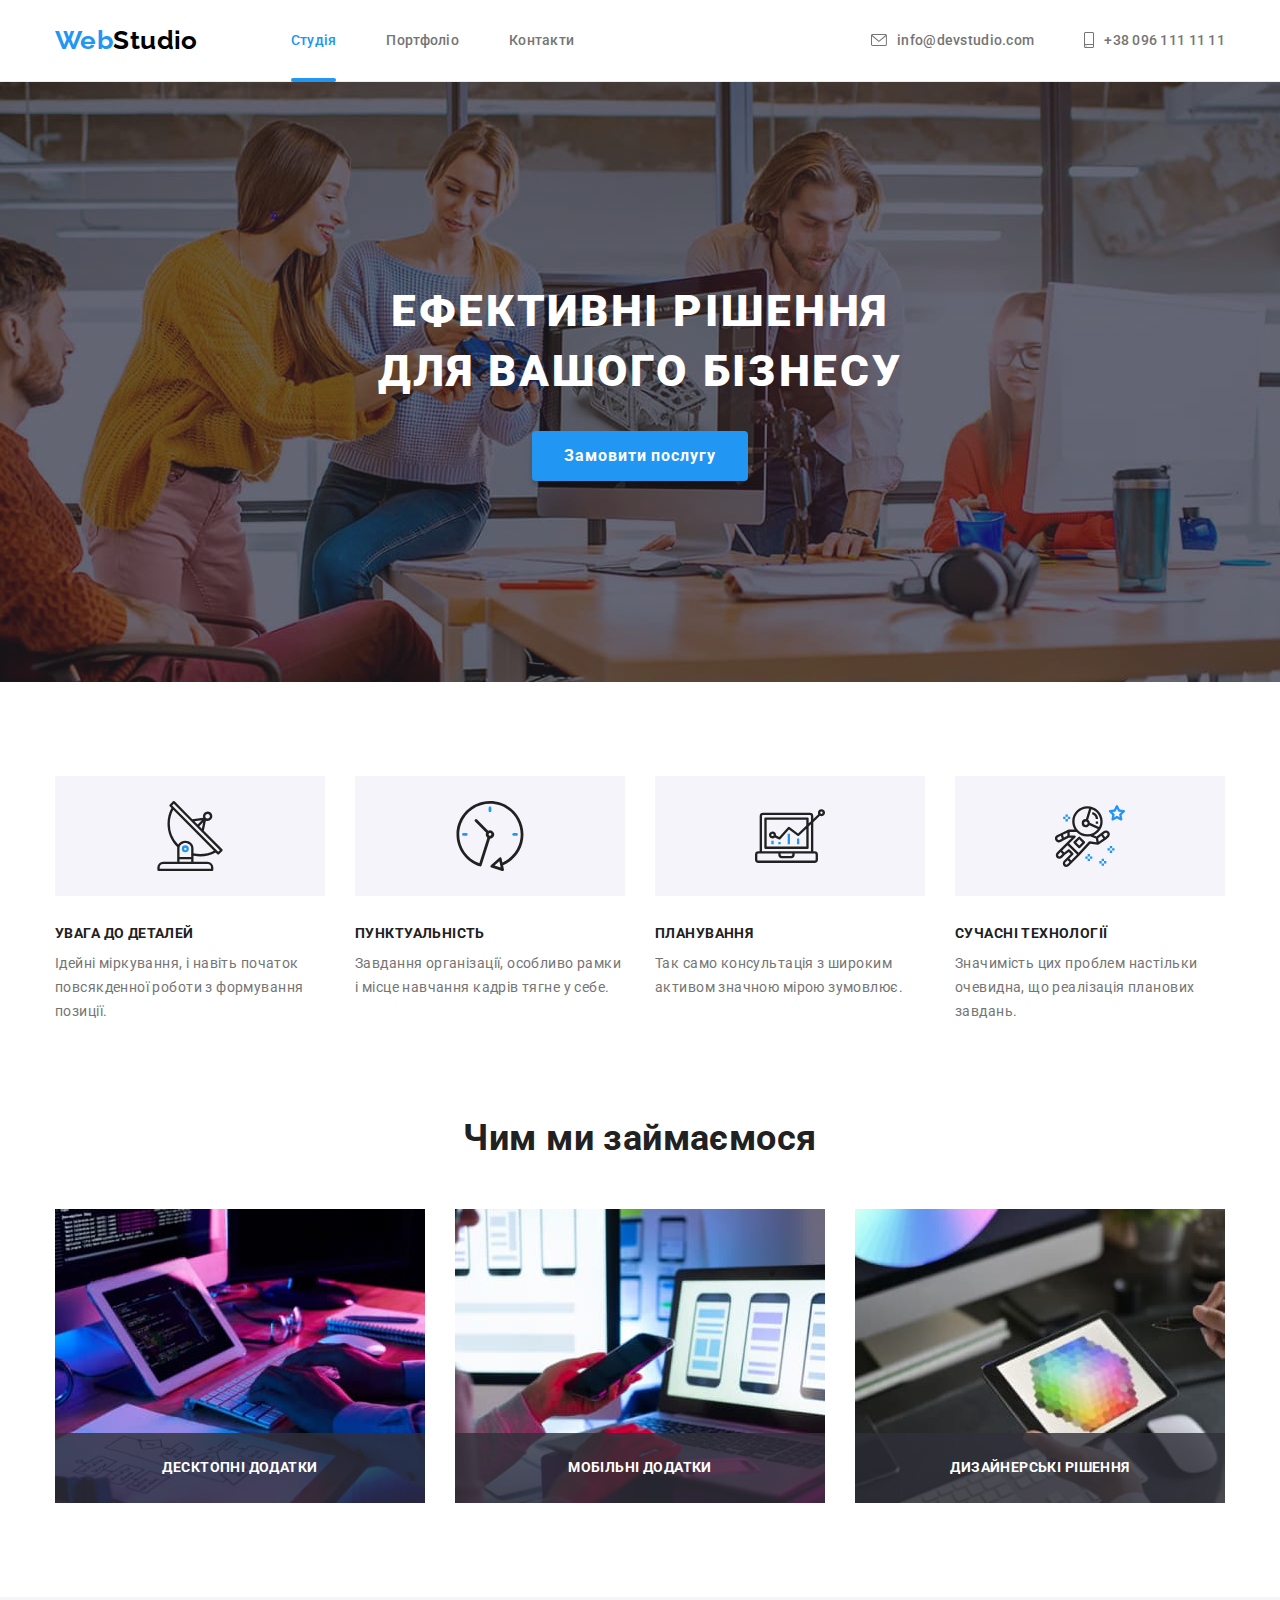
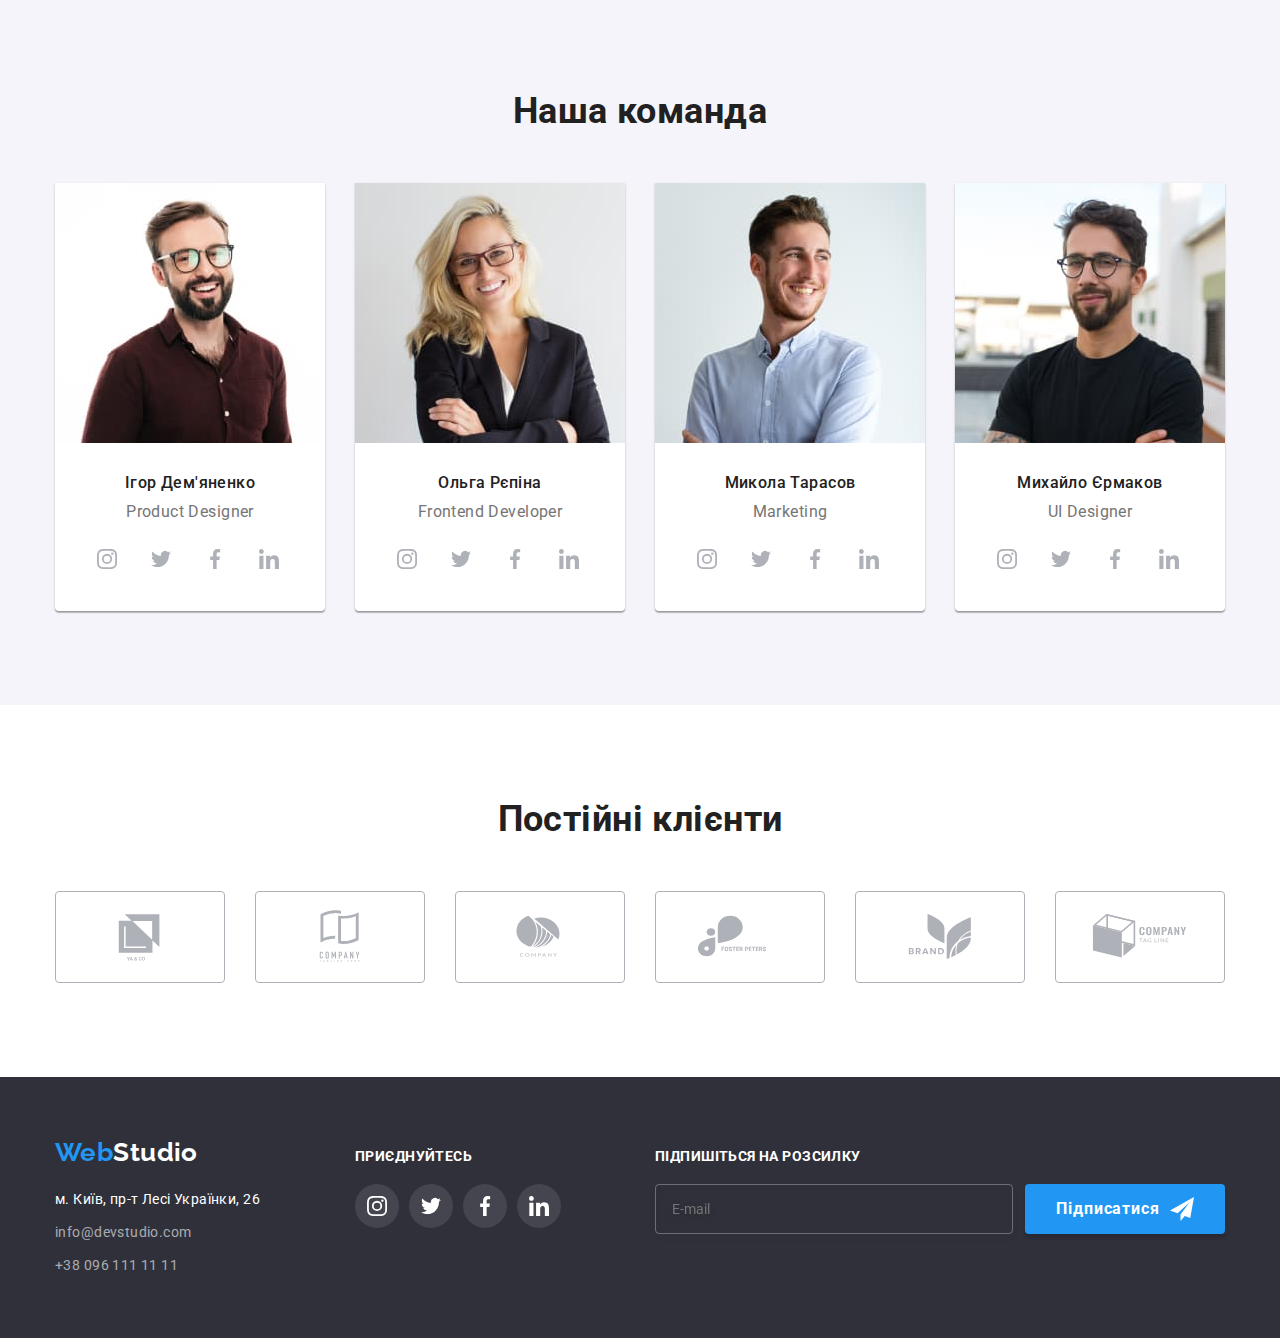
<file: index.html>
<!DOCTYPE html>
<html lang="uk">
  <head>
    <meta charset="UTF-8" >
    <meta http-equiv="X-UA-Compatible" content="IE=edge" >
    <meta name="viewport" content="width=device-width, initial-scale=1.0" >
    <link
      href="https://fonts.googleapis.com/css2?family=Raleway:wght@700&family=Roboto:wght@400;500;700;900&display=swap"
      rel="stylesheet"
    >
    <title>Document</title>
    <link
      rel="stylesheet"
      href="https://cdnjs.cloudflare.com/ajax/libs/modern-normalize/1.1.0/modern-normalize.min.css"
    >
    <link rel="stylesheet" href="./style/style.css" >
  </head>

  <body>
    <header class="head">
      <div class="head-nav container">
        <nav class="navigation">
          <a href="" class="logo"
            ><span class="logo-first">Web</span
            ><span class="logo-second">Studio</span></a>
          <ul class="nav-list">
            <li class="list">
              <a class="nav-link link current" href="./studio.html">Студія</a>
            </li>
            <li class="list">
              <a class="nav-link link" href="./portfolio.html">Портфоліо</a>
            </li>
            <li class="list"><a class="nav-link link" href="">Контакти</a></li>
          </ul>
        </nav>
        <ul class="nav-contacts">
          <li class="list">
            <a class="link icon-link" href="mailto:info@devstudio.com">
              <svg class="icon" width="16" height="12">
                <use href="./image/symbol-defs.svg#icon-envelope"></use>
              </svg>

              <span>info@devstudio.com</span></a>
          </li>

          <li class="list">
            <a class="link icon-link" href="tel:380961111111">
              <svg class="icon icon-smartphone" width="10" height="16">
                <use href="./image/symbol-defs.svg#icon-smartphone"></use>
              </svg>
              <span>+38 096 111 11 11</span></a>
          </li>
        </ul>
      </div>
    </header>

    <main>
      <section class="hero">
        <h1 class="hero-title">Ефективні рішення для вашого бізнесу</h1>
        <button class="button" type="button" data-modal-open>Замовити послугу</button>
      </section>

      <section class="features section">
        <div class="container">
          <h2 class="visually-hidden">Наші особливості</h2>

          <ul class="features-list">
            <li class="features-group">
              <div class="icon-wrapper">
              <svg class="icon-features">
                <use href="./image/symbol-defs.svg#icon-antenna"></use>
              </svg></div>
              <h3 class="title">УВАГА ДО ДЕТАЛЕЙ</h3>
              <p class="text">
                Ідейні міркування, і навіть початок повсякденної роботи з
                формування позиції.
              </p>
            </li>

            <li class="features-group">
              <div class="icon-wrapper">
              <svg class="icon-features">
                <use href="./image/symbol-defs.svg#icon-clock"></use>
              </svg></div>
              <h3 class="title">ПУНКТУАЛЬНІСТЬ</h3>
              <p class="text">
                Завдання організації, особливо рамки і місце навчання кадрів
                тягне у себе.
              </p>
            </li>

            <li class="features-group">
              <div class="icon-wrapper">
              <svg class="icon-features">
                <use href="./image/symbol-defs.svg#icon-diagram"></use>
              </svg></div>
              <h3 class="title">ПЛАНУВАННЯ</h3>
              <p class="text">
                Так само консультація з широким активом значною мірою зумовлює.
              </p>
            </li>

            <li class="features-group">
              <div class="icon-wrapper">
              <svg class="icon-features">
                <use href="./image/symbol-defs.svg#icon-astronaut"></use>
              </svg></div>
              <h3 class="title">СУЧАСНІ ТЕХНОЛОГІЇ</h3>
              <p class="text">
                Значимість цих проблем настільки очевидна, що реалізація
                планових завдань.
              </p>
            </li>
          </ul>
        </div>
      </section>

      <section class="about section">
        <div class="container">
          <h2 class="title">Чим ми займаємося</h2>
          <ul class="about-list">
            <li class="about-group">
              <img class="img"
                src="./image/box-1.jpg"
                alt="Програміст друкує код"
                width="370">
                <div class="label-wrapper">
              <p class="about-label">Десктопні додатки</p></div>
            </li>
            <li class="about-group">
              <img
                src="./image/box-2.jpg"
                alt="Дизайнер розробляє інтерфейс"
                width="370">
                <div class="label-wrapper">
                <p class="about-label">Мобільні додатки</p></div>
            </li>
            <li class="about-group">
              <img
                src="./image/box-3.jpg"
                alt="Дизайнер підберає палітру"
                width="370">
                <div class="label-wrapper">
                <p class="about-label">Дизайнерські рішення</p></div>
            </li>
          </ul>
        </div>
      </section>

      <section class="team section">
        <div class="container">
          <h2 class="title">Наша команда</h2>

          <ul class="team-list">
            <li class="team-member">
              <img src="./image/img-1.jpg" alt="Ігор Дем'яненко" width="270">
              <div class="team-content">
                <h3 class="name">Ігор Дем'яненко</h3>
                <p class="position">Product Designer</p>
                <ul class="icons-group">
                  <li>
                    <a class="social" href="" target="_blank" rel="nofollow noopener noreferrer" aria-label="instagram">
                      <svg class="social-icon" width="20" height="20">
                        <use href="./image/symbol-defs.svg#icon-instagram"></use>
                      </svg>
                    </a></li>
                    <li>
                    <a class="social" href="" target="_blank" rel="nofollow noopener noreferrer" aria-label="twitter">
                      <svg class="social-icon" width="20" height="20">
                        <use href="./image/symbol-defs.svg#icon-twitter"></use>
                      </svg>
                    </a></li>
                    <li>
                    <a class="social" href="" target="_blank" rel="nofollow noopener noreferrer" aria-label="facebook">
                      <svg class="social-icon" width="20" height="20">
                        <use href="./image/symbol-defs.svg#icon-facebook"></use>
                      </svg>
                    </a></li>
                    <li>
                    <a class="social" href="" target="_blank" rel="nofollow noopener noreferrer" aria-label="linkedin">
                      <svg class="social-icon" width="20" height="20">
                        <use href="./image/symbol-defs.svg#icon-linkedin"></use>
                      </svg>
                    </a></li>
                </ul>
              </div>
              
            </li>

            <li class="team-member">
              <img src="./image/img-2.jpg" alt="Ольга Рєпіна" width="270">
              <div class="team-content">
                <h3 class="name">Ольга Рєпіна</h3>
                <p class="position">Frontend Developer</p>
                <ul class="icons-group">
                  <li>
                    <a class="social" href="" target="_blank" rel="nofollow noopener noreferrer" aria-label="instagram">
                      <svg class="social-icon" width="20" height="20">
                        <use href="./image/symbol-defs.svg#icon-instagram"></use>
                      </svg>
                    </a></li>
                    <li>
                    <a class="social" href="" target="_blank" rel="nofollow noopener noreferrer" aria-label="twitter">
                      <svg class="social-icon" width="20" height="20">
                        <use href="./image/symbol-defs.svg#icon-twitter"></use>
                      </svg>
                    </a></li>
                    <li>
                    <a class="social" href="" target="_blank" rel="nofollow noopener noreferrer" aria-label="facebook">
                      <svg class="social-icon" width="20" height="20">
                        <use href="./image/symbol-defs.svg#icon-facebook"></use>
                      </svg>
                    </a></li>
                    <li>
                    <a class="social" href="" target="_blank" rel="nofollow noopener noreferrer" aria-label="linkedin">
                      <svg class="social-icon" width="20" height="20">
                        <use href="./image/symbol-defs.svg#icon-linkedin"></use>
                      </svg>
                    </a></li>
                </ul>
              </div>
              
            </li>

            <li class="team-member">
              <img src="./image/img-3.jpg" alt="Микола Тарасов" width="270">
              <div class="team-content">
                <h3 class="name">Микола Тарасов</h3>
                <p class="position">Marketing</p>
                <ul class="icons-group">
                  <li>
                    <a class="social" href="" target="_blank" rel="nofollow noopener noreferrer" aria-label="instagram">
                      <svg class="social-icon" width="20" height="20">
                        <use href="./image/symbol-defs.svg#icon-instagram"></use>
                      </svg>
                    </a></li>
                    <li>
                    <a class="social" href="" target="_blank" rel="nofollow noopener noreferrer" aria-label="twitter">
                      <svg class="social-icon" width="20" height="20">
                        <use href="./image/symbol-defs.svg#icon-twitter"></use>
                      </svg>
                    </a></li>
                    <li>
                    <a class="social" href="" target="_blank" rel="nofollow noopener noreferrer" aria-label="facebook">
                      <svg class="social-icon" width="20" height="20">
                        <use href="./image/symbol-defs.svg#icon-facebook"></use>
                      </svg>
                    </a></li>
                    <li>
                    <a class="social" href="" target="_blank" rel="nofollow noopener noreferrer" aria-label="linkedin">
                      <svg class="social-icon" width="20" height="20">
                        <use href="./image/symbol-defs.svg#icon-linkedin"></use>
                      </svg>
                    </a></li>
                </ul>
              </div>
              
            </li>

            <li class="team-member">
              <img src="./image/img-4.jpg" alt="Михайло Єрмаков" width="270">
              <div class="team-content">
                <h3 class="name">Михайло Єрмаков</h3>
                <p class="position">UI Designer</p>
                <ul class="icons-group">
                  <li>
                    <a class="social" href="" target="_blank" rel="nofollow noopener noreferrer" aria-label="instagram">
                      <svg class="social-icon" width="20" height="20">
                        <use href="./image/symbol-defs.svg#icon-instagram"></use>
                      </svg>
                    </a></li>
                    <li>
                    <a class="social" href="" target="_blank" rel="nofollow noopener noreferrer" aria-label="twitter">
                      <svg class="social-icon" width="20" height="20">
                        <use href="./image/symbol-defs.svg#icon-twitter"></use>
                      </svg>
                    </a></li>
                    <li>
                    <a class="social" href="" target="_blank" rel="nofollow noopener noreferrer" aria-label="facebook">
                      <svg class="social-icon" width="20" height="20">
                        <use href="./image/symbol-defs.svg#icon-facebook"></use>
                      </svg>
                    </a></li>
                    <li>
                    <a class="social" href="" target="_blank" rel="nofollow noopener noreferrer" aria-label="linkedin">
                      <svg class="social-icon" width="20" height="20">
                        <use href="./image/symbol-defs.svg#icon-linkedin"></use>
                      </svg>
                    </a></li>  
                </ul>
              </div>
              
            </li>
          </ul>
        </div>
      </section>

      <section class="clients section">
        <h2 class="title">Постійні клієнти</h2>
        <div class="container">
          <ul class="logo-list">
            <li class="logo-wrapper">
              <a class="client-wrapper" href="">
                <svg class="client" width="106" height="60">
                  <use href="./image/symbol-defs.svg#icon-Logo1"></use>
                </svg>
              </a>
            </li>
            <li class="logo-wrapper">
              <a class="client-wrapper" href="">
                <svg class="client" width="106" height="60">
                  <use href="./image/symbol-defs.svg#icon-Logo2"></use>
                </svg>
              </a>
            </li>
            <li class="logo-wrapper">
              <a class="client-wrapper" href="">
                <svg class="client" width="106" height="60">
                  <use href="./image/symbol-defs.svg#icon-Logo3"></use>
                </svg>
              </a>
            </li>
            <li class="logo-wrapper">
              <a class="client-wrapper" href="">
                <svg class="client" width="106" height="60">
                  <use href="./image/symbol-defs.svg#icon-Logo4"></use>
                </svg>
              </a>
            </li>
            <li class="logo-wrapper">
              <a class="client-wrapper" href="">
                <svg class="client" width="106" height="60">
                  <use href="./image/symbol-defs.svg#icon-Logo5"></use>
                </svg>
              </a>
            </li>
            <li class="logo-wrapper">
              <a class="client-wrapper" href="">
                <svg class="client" width="106" height="60">
                  <use href="./image/symbol-defs.svg#icon-Logo6"></use>
                </svg>
              </a>
            </li>
          </ul>
        </div>
      </section>
    </main>

    <footer class="footer">
      <div class="container footer-items">
        <div class="footer-width">
          <a href="" class="logo logo-footer"
            ><span class="logo-first">Web</span
            ><span class="logo-second">Studio</span></a>

          <address class="address">
            <ul class="list-address">
              <li class="item-address">
                <a
                  class="link address"
                  href="https://goo.gl/maps/Pagps6kGKoPbUCYeA"
                  >м. Київ, пр-т Лесі Українки, 26</a>
              </li>
              <li class="item-contact">
                <a class="link" href="mailto:info@devstudio.com"
                  >info@devstudio.com</a>
              </li>
              <li class="item-contact">
                <a class="link" href="tel:380961111111">+38 096 111 11 11</a>
              </li>
            </ul>
          </address>
        </div>

        <div class="footer-width">
          <p class="title-footer">приєднуйтесь</p>
          <ul class="footer-icons-group">
            <li><a class="social" href="">
              <svg class="social-icon" width="20" height="20">
                <use href="./image/symbol-defs.svg#icon-instagram"></use>
              </svg>
            </a></li>
            <li><a class="social" href="">
              <svg class="social-icon" width="20" height="20">
                <use href="./image/symbol-defs.svg#icon-twitter"></use>
              </svg>
            </a></li>
            <li><a class="social" href="">
              <svg class="social-icon" width="20" height="20">
                <use href="./image/symbol-defs.svg#icon-facebook"></use>
              </svg>
            </a></li>
            <li><a class="social" href="">
              <svg class="social-icon" width="20" height="20">
                <use href="./image/symbol-defs.svg#icon-linkedin"></use>
              </svg>
            </a></li>
          </ul>   
        </div>

        <div>
        <p class="title-footer">Підпишіться на розсилку</p>

        <form class="footer-form">
          <input type="email" name="subscription" id="subscription" placeholder="E-mail" class="footer-input">
          
          <button type="submit" class="btn-footer"><span> Підписатися </span>
            <svg class="btn-footer-icon" width="24" height="24">
              <use href="./image/symbol-defs.svg#icon-icon-send"></use>
            </svg>
          </button>
        </form></div>

       
        </div>
      </div>
    </footer>

    <!-- Modal-->

    <div class="backdrop is-hidden" data-modal>
      <div class="modal">
        <button class="close-btn" type="button" data-modal-close>
          <svg class="icon-close" width="18" height="18">
            <use href="./image/symbol-defs.svg#icon-close"></use>
          </svg></button>

          <div class="modal-group">
            <p class="modal-title">Залиште свої дані, ми вам передзвонимо</p>

            <form name="feedback" autocomplete="on">

              <div class="form">
              <label for="user-name" class="form-label">Ім'я</label>
              <input type="text" name="user-name" id="user-name" class="form-input" placeholder=" ">
              <svg class="form-icon" width="18" height="18">
                <use href="./image/symbol-defs.svg#icon-person-black-18dp"></use>
              </svg></div>

              <div class="form">
                <label for="user-phone" class="form-label">Телефон</label>
                <input type="tel" name="user-phone
              " id="user-phone" class="form-input">
                <svg class="form-icon" width="18" height="18">
                  <use href="./image/symbol-defs.svg#icon-phone-black-18dp"></use>
                </svg>
              </div>

              <div class="form">
                <label for="user-mail" class="form-label">Пошта</label>
                <input type="email" name="user-mail
              " id="user-mail" class="form-input">
                <svg class="form-icon" width="18" height="18">
                  <use href="./image/symbol-defs.svg#icon-email-black-18dp"></use>
                </svg>
              </div>

              <div class="form">
                <label for="textarea" class="form-label">Коментар</label>
                <textarea class="form-comment" name="user-text" id="textarea" rows="6" placeholder="Введіть текст" ></textarea>
              </div>

              
                
                <label class="form-checkbox"> 
                <input class="form-check" type="checkbox" name="feedback" value="" />
                <svg class="check-icon" width="16" height="16">
                  <use class="check" href="./image/symbol-defs.svg#icon-icon-check"></use>
                  <use class="unchek" href="./image/symbol-defs.svg#icon-icon-uncheck"></use>
                  
                </svg>
                <span>Погоджуюся з розсилкою та приймаю <a class="check-link" href=""> Умови договору </a></span></label>
              

              <button class="button" type="submit">Відправити</button>


            </form>
          </div>
      </div>
    </div>

    <script src="./modal.js"></script>
  </body>
</html>



<!-- 
    <div class="backdrop is-hidden" data-modal>
      <div class="modal">
        <button class="close-btn" type="button" data-modal-close>
          <svg class="close-btn-icon" width="20" height="20">
            <use href="./images/icons.svg#icon-close"></use>
          </svg>
        </button>
        <p class="modal-title"></p>
        <form class="modal-form">
          <div class="form-group">
            <label class="form-field">
              <input class="form-input" type="text" name="" />
              <span class="form-label">Name</span>
              <svg class="form-icon" width="20" height="20">
                <use href="./images/icons.svg#user-pic"></use>
              </svg>
            </label>
            <label class="form-field">
              <input class="form-input" type="text" name="" />
              <span class="form-label">Phone</span>
              <svg class="form-icon" width="20" height="20">
                <use href="./images/icons.svg#user-phone"></use>
              </svg>
            </label>
            <label class="form-field">
              <input class="form-input" type="text" name="" />
              <span class="form-label">Email</span>
              <svg class="form-icon" width="20" height="20">
                <use href="./images/icons.svg#user-mail"></use>
              </svg>
            </label>
            <label class="form-field">
              <textarea class="form-message" name="" rows="5"></textarea>
              <span>Comment</span>
            </label>
          </div>
          <div class="form-group">
            <label class="form-field">
              <input class="form-payment" type="radio" name="payment" />
              <svg class="form-payment-icon" width="40" height="30">
                <use href="./images/icons.svg#user-mc"></use>
              </svg>
            </label>
            <label class="form-field">
              <input class="form-payment" type="radio" name="payment" />
              <svg class="form-payment-icon" width="40" height="30">
                <use href="./images/icons.svg#user-visa"></use>
              </svg>
            </label>
          </div>
          <label>
            <input type="checkbox" name="" />
            <span>Accept <a href="">Privacy policy</a></span>
          </label>
          <button class="form-btn" type="submit">Submit</button>
        </form>
      </div>
    </div> -->
</file>
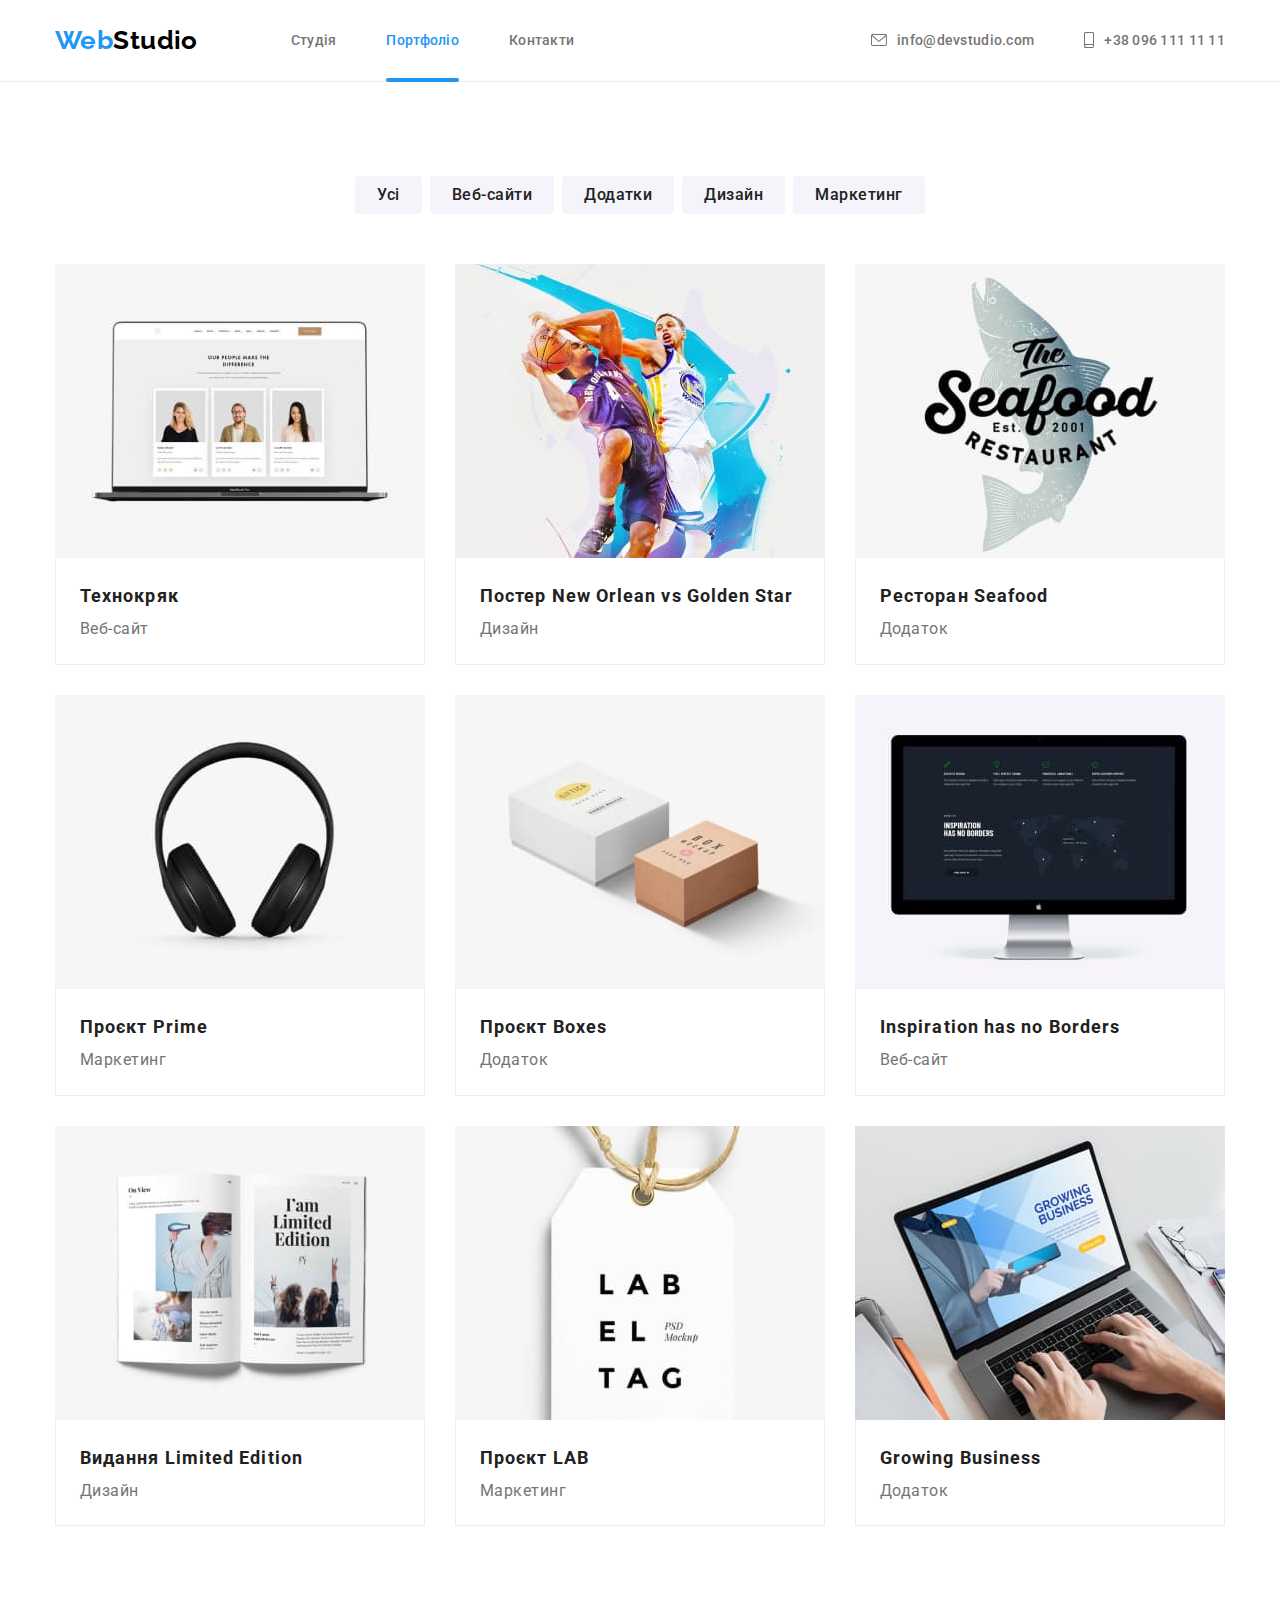
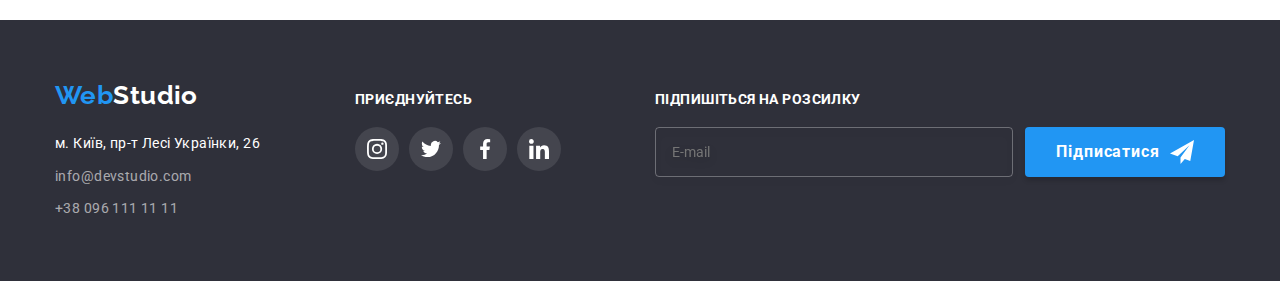
<file: portfolio.html>
<!DOCTYPE html>
<html lang="uk">
  <head>
    <meta charset="UTF-8" >
    <meta http-equiv="X-UA-Compatible" content="IE=edge" >
    <meta name="viewport" content="width=device-width, initial-scale=1.0" >
    <link
      href="https://fonts.googleapis.com/css2?family=Raleway:wght@700&family=Roboto:wght@400;500;700;900&display=swap"
      rel="stylesheet"
    >
    <title>Document</title>
    <link
      rel="stylesheet"
      href="https://cdnjs.cloudflare.com/ajax/libs/modern-normalize/1.1.0/modern-normalize.min.css"
    >
    <link rel="stylesheet" href="./style/style.css" >
  </head>

  <body>
    <header class="head">
      <div class="head-nav container">
        <nav class="navigation">
          <a href="./index.html" class="logo"
            ><span class="logo-first">Web</span
            ><span class="logo-second">Studio</span></a>
          <ul class="nav-list">
            <li class="list">
              <a class="nav-link link" href="./index.html">Студія</a>
            </li>
            <li class="list">
              <a class="nav-link link current" href="./portfolio.html"
                >Портфоліо</a>
            </li>
            <li class="list"><a class="nav-link link" href="">Контакти</a></li>
          </ul>
        </nav>
        <ul class="nav-contacts">
          <li class="list">
            <a class="link icon-link" href="mailto:info@devstudio.com">
              <svg class="icon" width="16" height="12">
                <use href="./image/symbol-defs.svg#icon-envelope"></use>
              </svg>
        
              <span>info@devstudio.com</span></a>
          </li>
        
          <li class="list">
            <a class="link icon-link" href="tel:380961111111">
              <svg class="icon icon-smartphone" width="10" height="16">
                <use href="./image/symbol-defs.svg#icon-smartphone"></use>
              </svg>
              <span>+38 096 111 11 11</span></a>
          </li>
        </ul>
      </div>
    </header>

   
    <main>
      <section class="portfolio section">
        <div class="container">
          <h1 class="visually-hidden">Портфоліо</h1>

          <ul class="button-list">
            <li class="list">
              <button class="radio-button" type="button">Усі</button>
            </li>
            <li class="list">
              <button class="radio-button" type="button">Веб-сайти</button>
            </li>
            <li class="list">
              <button class="radio-button" type="button">Додатки</button>
            </li>
            <li class="list">
              <button class="radio-button" type="button">Дизайн</button>
            </li>
            <li class="list">
              <button class="radio-button" type="button">Маркетинг</button>
            </li>
          </ul>

          <ul class="portfolio-list">
            <li class="card-group">
              <a class="work-link link" href="">
                <div class="trumb">
                <img
                  src="./image/project1.jpg"
                  alt="Ноутбук на якому зображен веб-сайт"
                  width="370">
                  <div class="overlay">
                    <p class="overlay-text">Ресурс пропонує комплексні пропозиції з різним рівнем функціоналу та сервісів. Все це
                      дозволить відвідувачу отримати
                      вичерпні відомості про компанію чи приватну особу.</p>
                  </div>
                  </div>
                <div class="content-group">
                  <h2 class="work-title">Технокряк</h2>
                  <p class="work-text">Веб-сайт</p>
                </div></a>
            </li>

            <li class="card-group">
              <a class="work-link link" href="">
                <div class="trumb">
                <img
                  src="./image/project2.jpg"
                  alt="Постер New Orlean vs Golden Star"
                  width="370">
                  <div class="overlay">
                    <p class="overlay-text">Ресурс пропонує комплексні пропозиції з різним рівнем функціоналу та сервісів. Все це дозволить відвідувачу отримати
                    вичерпні відомості про компанію чи приватну особу.</p>
                  </div>
                  </div>
                <div class="content-group">
                  <h2 class="work-title">Постер New Orlean vs Golden Star</h2>
                  <p class="work-text">Дизайн</p>
                </div></a>
            </li>

            <li class="card-group">
              <a class="work-link link" href="">
                <div class="trumb">
                <img
                  src="./image/project3.jpg"
                  alt="Логотип ресторану"
                  width="370">
                  <div class="overlay">
                    <p class="overlay-text">Ресурс пропонує комплексні пропозиції з різним рівнем функціоналу та сервісів. Все це
                      дозволить відвідувачу отримати
                      вичерпні відомості про компанію чи приватну особу.</p>
                  </div>
                  </div>
                <div class="content-group">
                  <h2 class="work-title">Ресторан Seafood</h2>
                  <p class="work-text">Додаток</p>
                </div></a>
            </li>

            <li class="card-group">
              <a class="work-link link" href="">
                <div class="trumb">
                <img src="./image/project4.jpg" alt="Навушники" width="370">
                <div class="overlay">
                  <p class="overlay-text">Ресурс пропонує комплексні пропозиції з різним рівнем функціоналу та сервісів. Все це
                    дозволить відвідувачу отримати
                    вичерпні відомості про компанію чи приватну особу.</p>
                </div>
                </div>
                <div class="content-group">
                  <h2 class="work-title">Проєкт Prime</h2>
                  <p class="work-text">Маркетинг</p>
                </div></a>
            </li>

            <li class="card-group">
              <a class="work-link link" href="">
                <div class="trumb">
                <img
                  src="./image/project5.jpg"
                  alt="Брендовані коробки"
                  width="370">
                  <div class="overlay">
                    <p class="overlay-text">Ресурс пропонує комплексні пропозиції з різним рівнем функціоналу та сервісів. Все це
                      дозволить відвідувачу отримати
                      вичерпні відомості про компанію чи приватну особу.</p>
                  </div>
                  </div>
                <div class="content-group">
                  <h2 class="work-title">Проєкт Boxes</h2>
                  <p class="work-text">Додаток</p>
                </div></a>
            </li>

            <li class="card-group">
              <a class="work-link link" href="">
                <div class="trumb">
                <img
                  src="./image/project6.jpg"
                  alt="Компьютер на якому зображен веб-сайт"
                  width="370">
                  <div class="overlay">
                    <p class="overlay-text">Ресурс пропонує комплексні пропозиції з різним рівнем функціоналу та сервісів. Все це
                      дозволить відвідувачу отримати
                      вичерпні відомості про компанію чи приватну особу.</p>
                  </div>
                  </div>
                <div class="content-group">
                  <h2 class="work-title">Inspiration has no Borders</h2>
                  <p class="work-text">Веб-сайт</p>
                </div></a>
            </li>

            <li class="card-group">
              <a class="work-link link" href="">
                <div class="trumb">
                <img src="./image/project7.jpg" alt="Журнал" width="370">
                <div class="overlay">
                  <p class="overlay-text">Ресурс пропонує комплексні пропозиції з різним рівнем функціоналу та сервісів. Все це
                    дозволить відвідувачу отримати
                    вичерпні відомості про компанію чи приватну особу.</p>
                </div>
                </div>
                <div class="content-group">
                  <h2 class="work-title">Видання Limited Edition</h2>
                  <p class="work-text">Дизайн</p>
                </div></a>
            </li>

            <li class="card-group">
              <a class="work-link link" href="">
                <div class="trumb">
                <img
                  src="./image/project8.jpg"
                  alt="Брендована бірка"
                  width="370">
                  <div class="overlay">
                    <p class="overlay-text">Ресурс пропонує комплексні пропозиції з різним рівнем функціоналу та сервісів. Все це
                      дозволить відвідувачу отримати
                      вичерпні відомості про компанію чи приватну особу.</p>
                  </div>
                  </div>
                <div class="content-group">
                  <h2 class="work-title">Проєкт LAB</h2>
                  <p class="work-text">Маркетинг</p>
                </div></a>
            </li>

            <li class="card-group">
              <a class="work-link link" href="">
                <div class="trumb">
                <img src="./image/project9.jpg" alt="Ноутбук" width="370">
                <div class="overlay">
                  <p class="overlay-text">Ресурс пропонує комплексні пропозиції з різним рівнем функціоналу та сервісів. Все це
                    дозволить відвідувачу отримати
                    вичерпні відомості про компанію чи приватну особу.</p>
                </div>
                </div>
                <div class="content-group">
                  <h2 class="work-title">Growing Business</h2>
                  <p class="work-text">Додаток</p>
                </div></a>
            </li>
          </ul>
        </div>
      </section>
    </main>

    <footer class="footer">
      <div class="container footer-items">
        <div class="footer-width">
          <a href="" class="logo logo-footer"><span class="logo-first">Web</span><span class="logo-second">Studio</span></a>
    
          <address class="address">
            <ul class="list-address">
              <li class="item-address">
                <a class="link address" href="https://goo.gl/maps/Pagps6kGKoPbUCYeA">м. Київ, пр-т Лесі Українки, 26</a>
              </li>
              <li class="item-contact">
                <a class="link" href="mailto:info@devstudio.com">info@devstudio.com</a>
              </li>
              <li class="item-contact">
                <a class="link" href="tel:380961111111">+38 096 111 11 11</a>
              </li>
            </ul>
          </address>
        </div>
    
        <div class="footer-width">
          <p class="title-footer">приєднуйтесь</p>
          <ul class="footer-icons-group">
            <li><a class="social" href="">
                <svg class="social-icon" width="20" height="20">
                  <use href="./image/symbol-defs.svg#icon-instagram"></use>
                </svg>
              </a></li>
            <li><a class="social" href="">
                <svg class="social-icon" width="20" height="20">
                  <use href="./image/symbol-defs.svg#icon-twitter"></use>
                </svg>
              </a></li>
            <li><a class="social" href="">
                <svg class="social-icon" width="20" height="20">
                  <use href="./image/symbol-defs.svg#icon-facebook"></use>
                </svg>
              </a></li>
            <li><a class="social" href="">
                <svg class="social-icon" width="20" height="20">
                  <use href="./image/symbol-defs.svg#icon-linkedin"></use>
                </svg>
              </a></li>
          </ul>
        </div>
    
        <div>
          <p class="title-footer">Підпишіться на розсилку</p>
    
          <form class="footer-form">
            <input type="email" name="subscription" id="subscription" placeholder="E-mail" class="footer-input">
    
            <button type="submit" class="btn-footer"><span> Підписатися </span>
              <svg class="btn-footer-icon" width="24" height="24">
                <use href="./image/symbol-defs.svg#icon-icon-send"></use>
              </svg>
            </button>
          </form>
        </div>
    
    
      </div>
      </div>
    </footer>
  </body>
</html>
</file>
<file: style/style.css>
:root {
  --primary-text-color: #757575;
  --titly-text-color: #212121;
  --accent-color: #2196f3;
  --active-button: #188CE8;
  --whity-color: #ffffff;
  --background-color: #f5f4fa;
  --background-dark: #2f303a;
  --black: #000000;
  --icon-color: #AFB1B8;
  --transition-timing-function: cubic-bezier(0.4, 0, 0.2, 1);
  --duration: 250ms;
}

/* general */

body {
  color: var(--primary-text-color);
  font-family: Roboto, sans-serif;
  font-size: 14px;
  letter-spacing: 0.03em;
  background-color: var(--whity-color);
}

.container {
  width: 1200px;
  margin-left: auto;
  margin-right: auto;
  padding-left: 15px;
  padding-right: 15px;
}

h2,
h3,
p,
ul {
    margin-top: 0;
    margin-bottom: 0px;
}

ul {
  padding-left: 0;
}

img {
  display: block;
}

li {
  list-style: none;
}

.section {
  padding-top: 94px;
  padding-bottom: 94px;
}

h2.title {
  color: var(--titly-text-color);
  font-weight: 700;
  font-size: 36px;
  line-height: 1.16;
  margin-bottom: 50px;
  text-align: center;
}

/* Header */

.logo {
  padding-top: 24px;
  padding-bottom: 24px;

  font-family: Raleway, sans-serif;
  font-weight: 700;
  font-size: 26px;
  line-height: 1.2;
  text-align: left;

  text-decoration: none;
}

.logo .logo-first {
  color: var(--accent-color);
}

.logo .logo-second {
  color: var(--black);
}

.head-nav li {
  list-style: none;
}

.head-nav {
  display: flex;
  align-items: center;
}

.head-nav .link {
  display: block;
  padding-top: 32px;
  padding-bottom: 32px;

  font-weight: 500;
  font-size: 14px;
  line-height: 1.2;
  text-align: center;
  letter-spacing: 0.02em;
  text-decoration: none;
  color: var(--primary-text-color);

  transition-property: color;
  transition-duration: var(--duration);
  transition-timing-function: var(--transition-timing-function);
}

.head-nav .link:hover,
.head-nav .link:focus {
  color: var(--accent-color);
}

.navigation .current {
  color: var(--accent-color);
}

.nav-list .list {
  position: relative;
}

.nav-link.link.current::after {
  content: "";
  position: absolute;
  bottom: -1px;
  left: 0;
  width: 100%;
  height: 4px;
  
  display: block;
  border-radius: 2px;
  background-color: var(--accent-color);
}

.head {
  border-bottom: 1px #ececec solid;
}

.navigation {
  display: flex;
  align-items: center;
}

.nav-list {
  display: flex;
}

.nav-list .list:not(:first-child) {
  margin-left: 50px;
}

.nav-list .list:first-child {
  margin-left: 93px;
}

.nav-contacts {
  display: flex;
  margin-left: auto;
}

.nav-contacts .list:not(:first-child) {
  margin-left: 50px;
}

.link.icon-link {
   display: flex;
   align-items: center;  
}

.icon {
  display: block;
 
  fill: currentColor;
  margin-right: 10px;
}

/* Hero */

.hero {
  max-width: 100%;
  height: 600px;
  margin-left: auto;
  margin-right: auto;
  padding-top: 200px;
  padding-bottom: 200px;

  background-image: linear-gradient(180deg, rgba(47, 48, 58, 0.4) 0%, rgba(47, 48, 58, 0.4) 100%), url(../image/hero.jpg);
  background-repeat: no-repeat;
  background-size: cover;
  background-position: center;

  text-align: center;
  background-color: var(--background-dark);
}

.hero-title {
  margin-top: 0;
  margin-bottom: 30px;
  margin-left: auto;
  margin-right: auto;
  width: 696px;

  font-weight: 900;
  font-size: 44px;
  line-height: 1.36;
  letter-spacing: 0.06em;

  text-transform: uppercase;
  color: var(--whity-color);
}

.button {
  cursor: pointer;
  color: var(--whity-color);
  background-color: var(--accent-color);
  font-family: inherit;
  font-weight: 700;
  font-size: 16px;
  line-height: 1.88;
  letter-spacing: 0.06em;
  
  display: flex;
  align-items: center;
  justify-content: center;
  margin-left: auto;
  margin-right: auto;
  width: 216px;
  height: 50px;
  border-radius: 4px;
  border: none;
  box-shadow: 0px 4px 4px rgba(0, 0, 0, 0.15);

  transition-property: background-color, box-shadow;
  transition-duration: var(--duration);
  transition-timing-function: var(--transition-timing-function);
}

.button:active, 
.button:hover,
 .button:focus{
  background-color: var(--active-button);
  box-shadow: 0px 4px 4px rgba(0, 0, 0, 0.15);
}

/* Features */

.visually-hidden {
  position: absolute;
  width: 1px;
  height: 1px;
  margin: -1px;
  border: 0;
  padding: 0;

  white-space: nowrap;
  clip-path: inset(100%);
  clip: rect(0 0 0 0);
  overflow: hidden;
}

.features-list {
  display: flex;
  gap: 30px;
}

.features-group {
  flex-basis: calc((100% - 90px)/4);
}

.icon-wrapper {
  display: flex;
  background-color: #F5F4FA;
  height: 120px;
  width: 100%;
  margin-bottom: 30px;
  align-items: center;
  justify-content: center;
}

.icon-features {
  width: 70px;
  height: 70px;
}

.features-list {
  list-style: none;
}

.features-list .title {
  margin-top: 0;
  margin-bottom: 10px;

  font-weight: 700;
  line-height: 1.14;
  text-align: left;
  font-size: 14px;

  color: var(--titly-text-color);
}

.features-list .text {
  line-height: 1.71;
  text-align: left;
}

/* About */

.about.section {
  padding-top: 0;
}

.about-title {
  margin-bottom: 50px;
  text-align: center;
}

.about-list {
  display: flex;
  gap: 30px;
  list-style: none;
}

.about-group {
  display: flex;
  position: relative;
  flex-basis: calc((100% - 60px)/3);
}

.label-wrapper {
   position: absolute;
    bottom: 0;
    left: 0;
    height: 70px;
    width: 100%;
    display: flex;
    align-items: center;
    justify-content: center;
    background-color: rgba(47, 48, 58, 0.8);
}

.about-label {
  font-weight: 700;
  font-size: 14px;
  line-height: 1.14;
  text-align: center;
  letter-spacing: 0.03em;
  text-transform: uppercase;
  color: var(--whity-color);
}


/* Team */

.team {
  text-align: center;
  background-color: var(--background-color);
}

.team-list {
  display: flex;
  gap: 30px;

  list-style: none;
}

.team-member {
  flex-basis: calc((100% - 90px)/4);

  border-radius: 0px 0px 4px 4px;
  box-shadow: 0px 1px 3px rgba(0, 0, 0, 0.12), 0px 1px 1px rgba(0, 0, 0, 0.14), 0px 2px 1px rgba(0, 0, 0, 0.2);
  background-color: var(--whity-color);
}

.team-content {
  padding-top: 30px;
  padding-bottom: 30px;
  padding-right: 30px;
  padding-left: 30px;
}

.team-list .name {
  margin-bottom: 10px;

  color: var(--titly-text-color);

  font-weight: 500;
  font-size: 16px;
  line-height: 1.19;
  text-align: center;
}

.team-list .position {
  font-size: 16px;
  line-height: 1.19;
  margin-bottom: 16px;
}

.icons-group {
  display: flex;
  gap: 10px; 
  list-style: none;
}

.social {
  display: flex;
  align-items: center;
  justify-content: center;
  width: 44px;
  height: 44px;
  color: var(--icon-color);
  
  border-radius: 55px;
  background-color: var(--whity-color);

  transition-property: color, background-color;
    transition-duration: var(--duration);
    transition-timing-function: var(--transition-timing-function);
}
    
.social:hover {
  background-color: var(--accent-color);
  color: var(--whity-color);
}

.social-icon {
  fill: currentColor;
}

/* clients */

.logo-list {
  display: flex;
  gap: 30px;
  list-style: none;
}

.logo-wrapper {
  flex-basis: calc((100% - 150px)/6);
}

.client-wrapper {
  height: 92px;
  width: 100%;

  display: flex;
  justify-content: center;
  align-items: center;
  color: var(--icon-color);
  
  border: 1px solid var(--icon-color);
  border-radius: 4px; 

  transition-property: color, border;
    transition-duration: var(--duration);
    transition-timing-function: var(--transition-timing-function);
}

.client-wrapper:hover,
.client-wrapper:focus {
    border: 1px solid var(--accent-color);
    color: var(--accent-color);
} 

.client {
  width: 106px;
  height: 60px; 
  fill: currentColor;
}


/* Footer */

.footer {
  padding-top: 60px;
  padding-bottom: 60px;
  background-color: var(--background-dark);
}

.address li {
  list-style: none;
}

.footer .logo-second {
  color: var(--whity-color);
}

.footer .logo.logo-footer {
  display: block;
  margin-bottom: 20px;
  padding: 0;
}

.footer .link {
  display: inline-block;
  line-height: 1.71;
  text-align: left;
  font-style: normal;
  text-decoration: none;
  color: rgba(255, 255, 255, 0.6);

  transition-property: color;
  transition-duration: var(--duration);
  transition-timing-function: var(--transition-timing-function);
}

.footer .link:hover,
.footer .link:focus {
  color: var(--accent-color);
}

.footer .address {
  color: var(--whity-color);
}

.list-address .item-contact {
  margin-top: 9px;
}

.footer-items {
  display: flex;
  gap: 30px;
  align-items: baseline;
}

.footer .footer-width {
  flex-basis: calc((100% - 90px)/4);
}

.footer .title-footer {
  margin-bottom: 20px;

  font-weight: 700;
  font-size: 14px;
  line-height: 16px;
  letter-spacing: 0.03em;
  text-transform: uppercase;
  
  color: var(--whity-color);
}

.footer-icons-group {
  display: flex;
  gap: 10px;
  list-style: none;
}

.footer-icons-group .social {
  color: var(--whity-color);
  fill: currentColor;
  background-color: rgba(255, 255, 255, 0.1);

  transition-property: background-color;
  transition-duration: var(--duration);
  transition-timing-function: var(--transition-timing-function);
}

.footer-icons-group .social:hover {
  background-color: var(--accent-color)
}

.footer-form {
  position: relative;
  display: flex;
}

.footer-input {
    width: 358px;
    height: 50px;
    padding: 15px 16px;
    margin-right: 12px;
    color: var(--whity-color);
    outline: none;
    border: 1px solid rgba(255, 255, 255, 0.3);
    filter: drop-shadow(0px 4px 4px rgba(0, 0, 0, 0.15));
    border-radius: 4px;
    background-color: rgba(33, 150, 243, 0);

    transition: border var(--duration) var(--transition-timing-function);
}

.footer-input:focus-within {
  border: 1px solid var(--accent-color);
}

.btn-footer {
  display: flex;
  align-items: center;
  justify-content: center;
  width: 200px;
  height: 50px;
  color: var(--whity-color);
  font-family: inherit;
  font-style: normal;
  font-weight: 700;
  font-size: 16px;
  line-height: 1.875;
  letter-spacing: 0.06em;
  background-color: #2196F3;
  box-shadow: 0px 4px 4px rgba(0, 0, 0, 0.15);
  border-radius: 4px;
  border: none;

  transition-property: background-color;
  transition-duration: var(--duration);
  transition-timing-function: var(--transition-timing-function);
}

.btn-footer:active,
.btn-footer:hover,
.btn-footer:focus {
  background-color: var(--active-button);
}

.btn-footer-icon {
  margin-left: 10px;
}


/* Portfolio */

.button-list li {
  list-style: none;
}

.button-list {
  display: flex;
  justify-content: center;
  margin-bottom: 50px;
}

.button-list .list:not(:last-child) {
  margin-right: 8px;
}

.portfolio .radio-button {
  padding: 6px 22px 6px 22px;
  border-radius: 4px;
  border: none;

  cursor: pointer;
  font-family: inherit;
  font-size: 16px;
  font-weight: 500;
  line-height: 1.62;
  text-align: center;
  letter-spacing: 0.03em;
  color: var(--titly-text-color);
  background-color: var(--background-color);

  transition-property: color, box-shadow, background-color;
  transition-duration: var(--duration);
  transition-timing-function: var(--transition-timing-function);
}

.portfolio .radio-button:active,
.portfolio .radio-button:hover,
.portfolio .radio-button:focus {
  background-color: var(--accent-color);
  color: var(--whity-color);
  box-shadow: 0px 3px 1px rgba(0, 0, 0, 0.1), 0px 1px 2px rgba(0, 0, 0, 0.08), 0px 2px 2px rgba(0, 0, 0, 0.12);
    border-radius: 4px;
}

.portfolio-list {
  display: flex;
  flex-wrap: wrap;
  gap: 30px;
  
  list-style: none;
}

.card-group {
  flex-basis: calc((100% - 60px)/3);
}

.work-link.link {
transition-property: box-shadow;
transition-duration: var(--duration);
transition-timing-function: var(--transition-timing-function);
}

.work-link.link:hover {
display: block;
box-shadow: 0px 1px 1px rgba(0, 0, 0, 0.12), 0px 4px 4px rgba(0, 0, 0, 0.06), 1px 4px 6px rgba(0, 0, 0, 0.16);
}

.content-group {
border-left: 1px solid #eeeeee;
border-bottom: 1px solid #eeeeee;
border-right: 1px solid #eeeeee;
padding: 20px 24px;
}

.work-link {
text-decoration: none;
}

.portfolio-list .work-title {
  font-size: 18px;
  font-weight: 700;
  line-height: 2;
  letter-spacing: 0.06em;
  color: var(--titly-text-color);
}

.work-text {
  font-size: 16px;
  line-height: 1.87;
  letter-spacing: 0.03em;
  color: var(--primary-text-color);
}

.trumb {
  position: relative;
  overflow: hidden;
}

.overlay {
  position: absolute;
  top: 0;
  left: 0;
  width: 100%;
  height: 100%;

  background-color: rgba(33, 150, 243, 0.9);
  
  transform: translateY(101%);
  transition-property: transform;
  transition-duration: var(--duration);
  transition-timing-function: var(--transition-timing-function);
}

.overlay-text {
  font-weight: 400;
  font-size: 18px;
  line-height: 1.555;
  letter-spacing: 0.03em;
  
  color: var(--whity-color);

  padding-left: 24px;
  padding-right: 24px;
  padding-top: 63px;
}

.work-link.link:hover .overlay {
  transform: translateY(0%);
}

/* Modal */

.backdrop {
  position: fixed;
  top: 0;
  left: 0;
  z-index: 1000;

  width: 100%;
  height: 100%;

  background-color: rgba(0, 0, 0, 0.2);

  transition: opacity var(--duration) var(--transition-timing-function), visibility var(--duration) var(--transition-timing-function);
}

.backdrop.is-hidden {
  opacity: 0;
  visibility: hidden;
  pointer-events: none;
}

.modal {
  position: absolute;
  top: 50%;
  left: 50%;

  transform: translateX(-50%) translateY(-50%) scale(1);

  width: 528px;
  min-height: 581px;
  padding: 40px;

  background-color: var(--whity-color);
  border-radius: 4px;
  box-shadow: 0px 1px 3px rgba(0, 0, 0, 0.12), 0px 1px 1px rgba(0, 0, 0, 0.14), 0px 2px 1px rgba(0, 0, 0, 0.2);

  transition: transform var(--duration) var(--transition-timing-function), box-shadow var(--duration) var(--transition-timing-function);
}

.backdrop.is-hidden .modal {
  transform: translateX(-50%) translateY(-70%) scale(0.8);
}

.close-btn {
  position: absolute;
  top: 8px;
  right: 8px;

  display: flex;
  align-items: center;
  justify-content: center;

  width: 30px;
  height: 30px;
  padding: 0;
  
  background-color: var(--whity-color);
  border: 1px solid rgba(0, 0, 0, 0.1);
  border-radius: 99px;
  color: #000000;
  cursor: pointer;
  transition: color var(--duration) var(--transition-timing-function)
}

.icon-close {
  fill: currentColor;
}

.close-btn:hover, .close-btn:focus {
  color: var(--accent-color);
}

.modal-title {
  margin-bottom: 12px;
  font-weight: 700;
    font-size: 20px;
    line-height: 1.15;
    text-align: center;
    letter-spacing: 0.03em;
    color: var(--titly-text-color);
}

.form {
  position: relative;
  display: block;
  margin-bottom: 10px;
}

.form:last-child {
  margin-bottom: 0;
}

.form-input {
  padding-left: 42px;
  width: 100%;
  height: 40px;
  border: 1px solid rgba(33, 33, 33, 0.2);
  border-radius: 4px;
  outline: none;

  transition: border var(--duration) var(--transition-timing-function);
}

.form-input:focus-within {
  border: 1px solid #2196F3;  
}

.form .form-label {
  margin-bottom: 4px;
  
  font-size: 12px;
  line-height: 1.666;
  letter-spacing: 0.01em;
  color: var(--icon-color);
}

.form-icon {
  position: absolute;
  bottom: 11px;
  left: 12px;
  
  fill: var(--titly-text-color);

  transition: fill var(--duration) var(--transition-timing-function);
}

.form-input:focus-within ~ .form-icon {
  fill: var(--accent-color);
}

.form-comment {
  resize: none;
  padding: 12px 16px 12px 16px;
  width: 100%;
  
  outline: none;
  
  border: 1px solid rgba(33, 33, 33, 0.2);
  border-radius: 4px;

  transition: border var(--duration) var(--transition-timing-function);
}

.form-comment:focus-within {
  border: 1px solid #2196F3;
}

.form-comment::placeholder {
  font-size: 12px;
  line-height: 1.166;
  letter-spacing: 0.01em;
  color: rgba(117, 117, 117, 0.5);
}

.form-checkbox {
  position: relative;
  display: flex;
  align-items: center;
  justify-content: center;
  gap: 7px;
  margin-bottom: 30px;

  font-size: 14px;
  line-height: 1.714;
  letter-spacing: 0.03em;
  color: var(--primary-text-color);
}

.form-check {
  appearance: none;
}

.check-icon {
  position: absolute;
  left: 13px;
}

.check-icon .unchek {
  opacity: 1;
  transition: opacity var(--duration) var(--transition-timing-function);
}

.form-check:checked + .check-icon .unchek {
  opacity: 0;
}

.check-icon .check {
  opacity: 0;
  transition: opacity var(--duration) var(--transition-timing-function);
}

.form-check:checked + .check-icon .check {
  opacity: 1;
}

.check-link {
  text-decoration-line: underline;
  color: var(--accent-color);
}

.modal .button {
  width: 200px;
}
</file>
